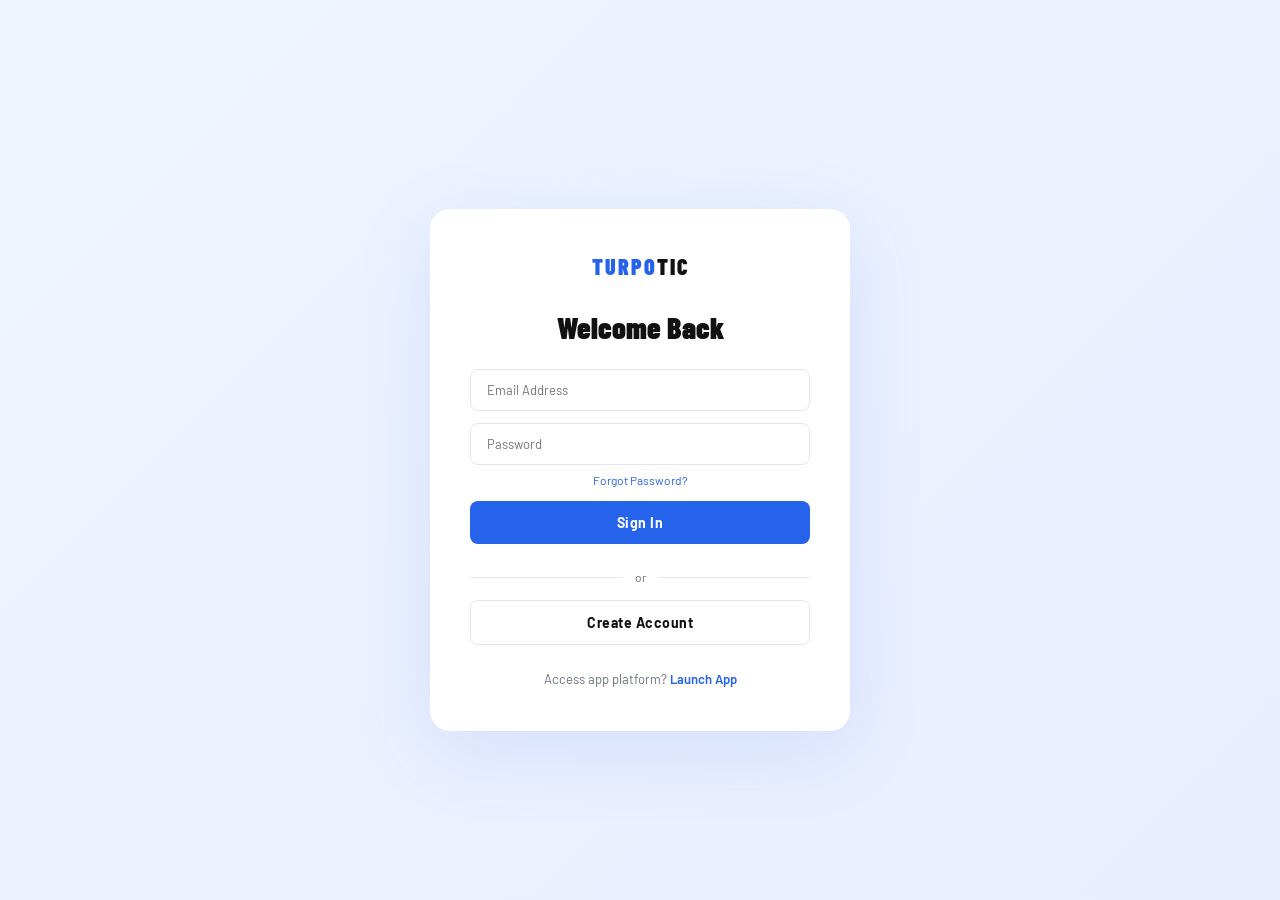
<file: login.html>
<!DOCTYPE html>
<html lang="en">
<head>
<meta charset="UTF-8">
<meta name="viewport" content="width=device-width, initial-scale=1.0">
<title>Login- TURPOTIC</title>
<link href="https://fonts.googleapis.com/css2?family=Barlow+Condensed:wght@400;600;700;800;900&family=Barlow:wght@300;400;500;600&display=swap" rel="stylesheet">
<link rel="stylesheet" href="style.css">
</head>
<body>

<!-- ══════════════════════════════════════
     PAGE 6 – SIGN UP / LOGIN
══════════════════════════════════════ -->
<div id="p6" class="page active">
  <div class="auth-wrap">
    <div class="auth-box">
      <div class="auth-logo"><span>TURPO</span>TIC</div>
      <h2 class="auth-title">Welcome Back</h2>
      <form onsubmit="return false">
        <input type="email" class="auth-field" placeholder="Email Address">
        <input type="password" class="auth-field" placeholder="Password">
        <span class="auth-forgot">Forgot Password?</span>
        <button class="btn-auth btn-auth-primary">Sign In</button>
        <div class="auth-divider">or</div>
        <button class="btn-auth btn-auth-outline" onclick="window.location.href='signup.html'">Create Account</button>
      </form>
      <div class="auth-switch">Access app platform? <a href="luminous.html">Launch App</a></div>
    </div>
  </div>
</div>

</body>
</html>
</file>
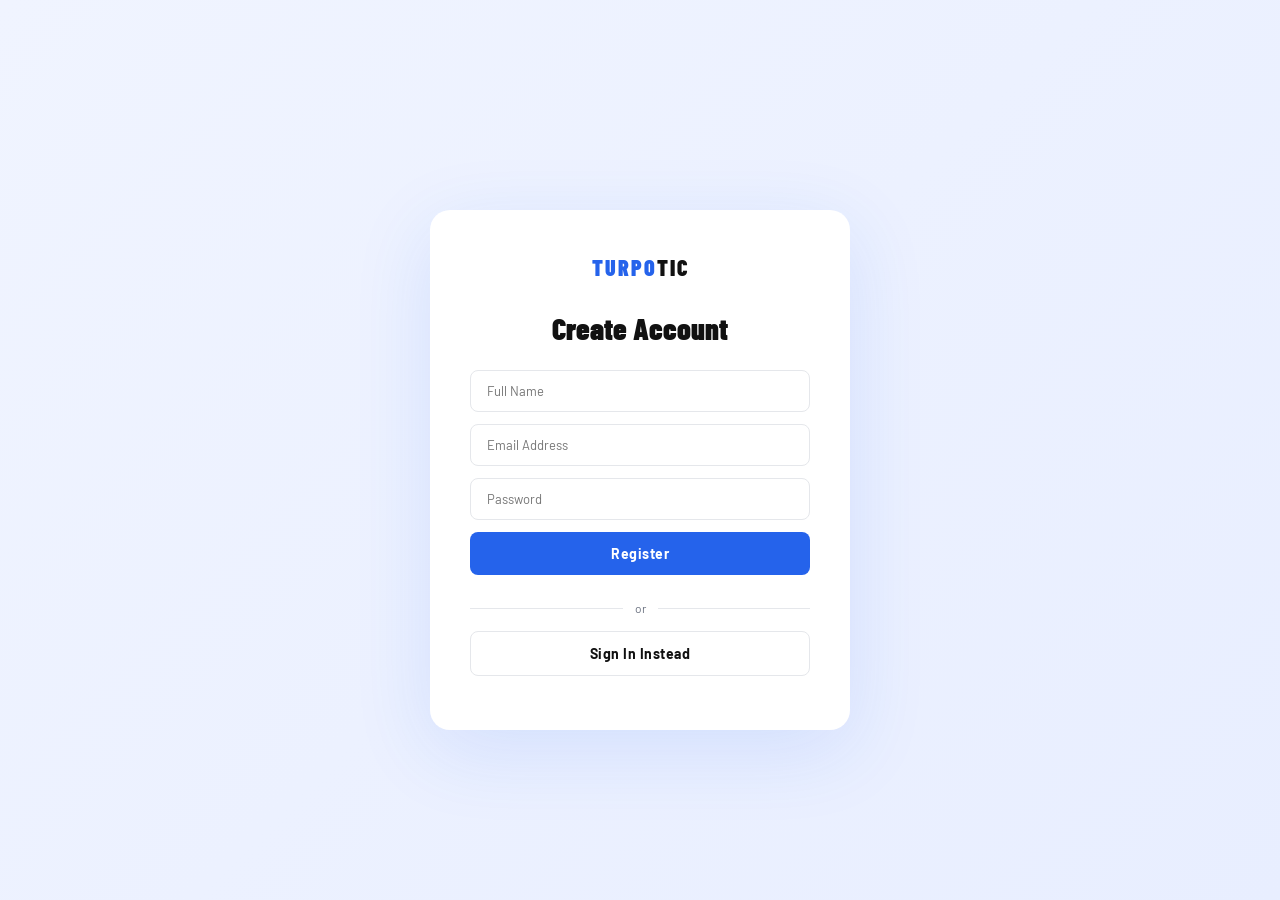
<file: signup.html>
<!DOCTYPE html>
<html lang="en">
<head>
<meta charset="UTF-8">
<meta name="viewport" content="width=device-width, initial-scale=1.0">
<title>Sign Up-TURPOTIC</title>
<link href="https://fonts.googleapis.com/css2?family=Barlow+Condensed:wght@400;600;700;800;900&family=Barlow:wght@300;400;500;600&display=swap" rel="stylesheet">
<link rel="stylesheet" href="style.css">
</head>
<body>

<div id="p6-signup" class="page active">
  <div class="auth-wrap">
    <div class="auth-box">
      <div class="auth-logo"><span>TURPO</span>TIC</div>
      <h2 class="auth-title">Create Account</h2>
      <form onsubmit="return false">
        <input type="text" class="auth-field" placeholder="Full Name">
        <input type="email" class="auth-field" placeholder="Email Address">
        <input type="password" class="auth-field" placeholder="Password">
        <button class="btn-auth btn-auth-primary">Register</button>
        <div class="auth-divider">or</div>
        <button class="btn-auth btn-auth-outline" onclick="window.location.href='login.html'">Sign In Instead</button>
      </form>
    </div>
  </div>
</div>

</body>
</html>
</file>
<file: style.css>
/* ══════════════════════════════════════
   RESET & VARIABLES
══════════════════════════════════════ */
*,*::before,*::after{box-sizing:border-box;margin:0;padding:0}
:root{
  --blue:#2563eb;--blue-l:#3b82f6;--blue-d:#1d4ed8;
  --dark:#0a0a0f;--dark2:#111118;--dark3:#1a1a2e;
  --white:#fff;--gray:#6b7280;--gray-l:#f3f4f6;--gray-b:#e5e7eb;
}
html{scroll-behavior:smooth}
body{font-family:'Barlow',sans-serif;background:#fff;color:#111;overflow-x:hidden}
img{display:block}
a{text-decoration:none}
button{font-family:'Barlow',sans-serif;cursor:pointer}

/* ══════════════════════════════════════
   SPLASH SCREEN
══════════════════════════════════════ */
 /* 1. الخلفية البيضاء الكاملة لشاشة التحميل */
#splash-screen {
    position: fixed;
    top: 0;
    left: 0;
    width: 100%;
    height: 100vh;
    background-color: #ffffff;
    display: flex;
    justify-content: center;
    align-items: center;
    z-index: 9999;
    transition: opacity 0.6s ease, visibility 0.6s ease;
}

.splash-container {
    text-align: center;
}

/* 2. حاوية اللوجو الهندسي */
.figma-style-logo {
    position: relative;
    width: 60px;
    height: 90px;
    margin: 0 auto 30px auto;
}

/* جعل جميع الدوائر سوداء مفرغة (حدود فقط) وخلفية شفافة */
.circle-piece {
    position: absolute;
    width: 30px;
    height: 30px;
    border-radius: 50%;
    border: 3px solid #111111; /* اللون الأسود المفرغ */
    background-color: transparent; /* مفرغة من الداخل */
    box-sizing: border-box;
}

/* هندسة الأشكال المنحنية لقطع اللوجو */
.c-top-left {
    top: 0;
    left: 0;
    border-top-right-radius: 0;
    /* أول دائرتين: يتم إعطاؤهما حركة دورانية مجمعة مدتها 3 ثوانٍ تتكرر باستمرار */
    animation: firstTwoSpin 3s infinite ease-in-out;
    transform-origin: 30px 15px; /* نقطة الارتكاز المركزية بين الدائرتين */
    z-index: 5;
}

.c-top-right {
    top: 0;
    left: 30px;
    animation: firstTwoSpin 3s infinite ease-in-out;
    transform-origin: 0px 15px; /* لتلتف حول شريكتها */
    z-index: 5;
}

/* الدوائر المتبقية تكون مخفية في البداية وتظهر بعد انتهاء الـ 3 دورات الأولى */
.c-mid-left {
    top: 30px;
    left: 0;
    border-bottom-right-radius: 0;
    animation: revealOthers 3s infinite ease-in-out;
}

.c-mid-right {
    top: 30px;
    left: 30px;
    animation: revealOthers 3s infinite ease-in-out;
}

.c-bottom-left {
    top: 60px;
    left: 0;
    border-bottom-right-radius: 50%;
    border-top-right-radius: 0;
    animation: revealOthers 3s infinite ease-in-out;
}

/* 3. أنيميشن الدوران 3 مرات لأول دائرتين */
@keyframes firstTwoSpin {
    0% {
        transform: rotate(0deg);
    }
    65% {
        /* تدور 1080 درجة (أي 3 دورات كاملة: 360 * 3) وتستهلك 65% من وقت الحركة */
        transform: rotate(1080deg); 
    }
    100% {
        /* تثبت في مكانها الطبيعي بانتظار باقي الدوائر لتنتهي الدورة الموحدة */
        transform: rotate(1080deg);
    }
}

/* 4. أنيميشن ظهور واختفاء الدوائر المتبقية بالتزامن مع الحركة */
@keyframes revealOthers {
    0%, 64% {
        opacity: 0;
        transform: scale(0.5); /* تكون مخفية وصغيرة أثناء دوران أول دائرتين */
    }
    70% {
        opacity: 1;
        transform: scale(1.1); /* تنبثق بشكل تفاعلي سريع (Pop effect) */
    }
    90% {
        opacity: 1;
        transform: scale(1); /* تستقر في حجمها الطبيعي المفرغ */
    }
    100% {
        opacity: 0; /* تختفي بسرعة في نهاية التكرار لتبدأ العملية من جديد */
    }
}

 

.loading-bar-container {
    width: 200px;
    height: 4px;
    background-color: #f5f5f5; 
    margin: 0 auto;
    border-radius: 10px;
    overflow: hidden;
}

 .loading-bar-fill {
    width: 0%;
    height: 100%;
    background: linear-gradient(90deg, #ff758c 0%, #ff7eb3 30%, #70a1ff 70%, #007bff 100%);
    background-size: 200% 100%;
    border-radius: 10px;
    
    
    transition: width 6s cubic-bezier(0.1, 0.8, 0.3, 1);
}
/* ══════════════════════════════════════
   PAGE SYSTEM
══════════════════════════════════════ */
.page{display:none;min-height:100vh}
.page.active{display:block}

/* ══════════════════════════════════════
   NAVBAR
══════════════════════════════════════ */
nav{
  position:fixed;top:0;left:0;right:0;z-index:500;
  height:54px;display:flex;align-items:center;justify-content:between;
  padding:0 48px;
  background:rgba(10,10,15,.88);backdrop-filter:blur(12px);
  border-bottom:1px solid rgba(255,255,255,.06);
}
.nav-logo{font-family:'Barlow Condensed',sans-serif;font-weight:900;font-size:19px;letter-spacing:2px;color:#fff}
.nav-logo span{color:var(--blue)}
.nav-links{display:flex;gap:26px;list-style:none}
.nav-links a{color:rgba(255,255,255,.65);font-size:13px;font-weight:500;letter-spacing:.4px;transition:color .2s}
.nav-links a.active,.nav-links a:hover{color:#fff}
.nav-right{display:flex;align-items:center;gap:14px}
.nav-icon{color:rgba(255,255,255,.65);font-size:15px;cursor:pointer;transition:color .2s}
.nav-icon:hover{color:#fff}

/* ══════════════════════════════════════
   BUTTONS (GLOBAL)
══════════════════════════════════════ */
.btn-primary{background:var(--blue);color:#fff;padding:10px 22px;border-radius:6px;font-size:13px;font-weight:600;border:none;cursor:pointer;transition:background .2s}
.btn-primary:hover{background:var(--blue-l)}
.btn-outline{background:transparent;color:#fff;padding:10px 22px;border-radius:6px;font-size:13px;font-weight:600;border:1px solid rgba(255,255,255,.3);cursor:pointer;transition:all .2s}
.btn-outline:hover{border-color:#fff}
.btn-dark{background:var(--dark);color:#fff;padding:9px 0;border-radius:6px;font-size:11px;font-weight:700;letter-spacing:.8px;text-transform:uppercase;border:none;width:100%;cursor:pointer;transition:background .2s}
.btn-dark:hover{background:var(--blue)}

/* ══════════════════════════════════════
   FOOTER
══════════════════════════════════════ */
footer{
  background:var(--dark2);color:rgba(255,255,255,.35);
  padding:40px 60px;display:grid;
  grid-template-columns:1.4fr 1fr 1fr 1.2fr;gap:30px;
}
.footer-brand .logo{font-family:'Barlow Condensed',sans-serif;font-weight:900;font-size:18px;letter-spacing:2px;color:#fff}
.footer-brand .logo span{color:var(--blue)}
.footer-brand p{font-size:12px;line-height:1.7;margin-top:10px;max-width:200px}
.footer-col h4{font-size:11px;font-weight:700;letter-spacing:1.5px;text-transform:uppercase;color:#fff;margin-bottom:12px}
.footer-col a{display:block;color:rgba(255,255,255,.4);font-size:12px;margin-bottom:7px;transition:color .2s}
.footer-col a:hover{color:#fff}
.footer-copy{grid-column:1/-1;border-top:1px solid rgba(255,255,255,.07);padding-top:20px;font-size:11px;text-align:right}

/* ══════════════════════════════════════
   PAGE 1 – HOME HERO
══════════════════════════════════════ */
 /* ===================================================
   PAGE 1 - HOME HERO (اصلاح جذري لإظهار السيارة بجانب النص)
   =================================================== */
.hero1 {
    position: relative;
    width: 100%;
    height: 100vh;
    min-height: 600px;
    /* دمج التدرج اللوني المظلم من اليسار مع صورة السيارة من اليمين في سطر واحد */
    background: linear-gradient(90deg, #0d0f14 0%, #0d0f14 35%, rgba(13, 15, 20, 0.5) 65%, rgba(13, 15, 20, 0) 100%), 
                url('https://www.pngplay.com/wp-content/uploads/8/Lamborghini-PNG-Clipart-Background.png') !important;
    background-size: cover, 52% auto !important; /* حجم السيارة متناسق تماماً لتفادي تداخل النصوص */
    background-position: center, right 2% center !important; /* دفع السيارة لليمين بدقة */
    background-repeat: no-repeat, no-repeat !important;
    display: flex;
    align-items: center;
    justify-content: flex-start;
    padding: 0 8% !important;
    overflow: hidden;
    box-sizing: border-box;
}

/* طبقة الإضاءة الشعاعية الخلفية */
.h1-radial {
    position: absolute;
    inset: 0;
    background: radial-gradient(circle at 20% 50%, rgba(0, 123, 255, 0.15) 0%, transparent 60%);
    z-index: 1;
    pointer-events: none;
}

/* حاوية المحتوى والنصوص لتقف بثبات فوق الخلفية */
.hero1-content {
    position: relative;
    max-width: 540px;
    z-index: 2 !important;
    text-align: left;
}

/* ضبط المسافات والأحجام بدقة الفيجما */
.hero-badge {
    display: inline-block;
    border: 1px solid rgba(255,255,255,0.2);
    background: rgba(255,255,255,0.05);
    padding: 6px 16px;
    border-radius: 20px;
    font-size: 11px;
    font-weight: 700;
    letter-spacing: 2px;
    color: #ffffff;
    margin-bottom: 20px;
}

.hero-title {
    font-family: 'Barlow Condensed', sans-serif;
    font-size: 4.2rem !important;
    font-weight: 900;
    line-height: 0.95 !important;
    color: #ffffff;
    margin-bottom: 20px;
}

.hero-title .blue {
    color: #4d7cff !important;
    display: block;
}

.hero-sub {
    margin-top: 18px;
    font-size: 0.95rem;
    line-height: 1.6;
    color: rgba(167, 154, 154, 0.6);
    margin-bottom: 30px;
}

.hero-btns {
    display: flex;
    gap: 15px;
}

/* تأمين إخفاء عنصر الـ img التائه لتجنب العشوائية */
.hero1-car {
    display: none !important;
}
/* SELECT PATH */
.section{padding:64px 60px}
.s-title{font-family:'Barlow Condensed',sans-serif;font-size:20px;font-weight:700;text-transform:uppercase;letter-spacing:1px;margin-bottom:4px}
.s-sub{color:var(--gray);font-size:12px;margin-bottom:26px}
.path-grid{display:grid;grid-template-columns:repeat(3,1fr);gap:14px}
.path-card{position:relative;border-radius:12px;overflow:hidden;height:178px;cursor:pointer}
.path-card img{width:100%;height:100%;object-fit:cover;transition:transform .4s;filter:brightness(.65)}
.path-card:hover img{transform:scale(1.06);filter:brightness(.85)}
.path-label{position:absolute;bottom:14px;left:14px;font-family:'Barlow Condensed',sans-serif;font-size:20px;font-weight:800;color:#fff;text-transform:uppercase;letter-spacing:1px}

/* FEATURED GALLERY */
.gallery-wrap{padding:0 60px 64px}
.gallery-grid{display:grid;grid-template-columns:1.4fr 1fr;gap:14px}
.g-card{position:relative;border-radius:14px;overflow:hidden;cursor:pointer}
.g-main{height:260px}
.g-side{display:flex;flex-direction:column;gap:14px}
.g-side-card{height:123px;border-radius:14px;overflow:hidden;position:relative;cursor:pointer}
.g-card img,.g-side-card img{width:100%;height:100%;object-fit:cover;transition:transform .4s;filter:brightness(.72)}
.g-card:hover img,.g-side-card:hover img{transform:scale(1.05);filter:brightness(.88)}
.g-ov{position:absolute;inset:0;background:linear-gradient(to top,rgba(0,0,0,.78) 0%,transparent 55%)}
.g-info{position:absolute;bottom:13px;left:13px;right:13px}
.g-tag{background:var(--blue);color:#fff;font-size:9px;font-weight:700;letter-spacing:1px;padding:3px 8px;border-radius:4px;text-transform:uppercase;display:inline-block;margin-bottom:6px}
.g-name{font-family:'Barlow Condensed',sans-serif;font-size:17px;font-weight:700;color:#fff}
.g-price{color:rgba(255, 255, 255, 0.6);font-size:11px;margin-top:2px}
.g-link{font-size:10px;color:var(--blue-l);font-weight:700;letter-spacing:.5px;margin-top:6px;display:inline-block}
/* ==========================================
   تحديث شريط المقام الأبيض (MAIN NAVBAR) 
   ========================================== */
.main-navbar {
    position: fixed;
    top: 0;
    left: 0;
    width: 100%;
    height: 70px;
    background-color: #ffffff !important; /* فرض الخلفية البيضاء */
    box-shadow: 0 4px 20px rgba(0, 0, 0, 0.04); /* ظلال ناعمة */
    display: flex;
    align-items: center;
    justify-content: space-between; /* ترك مسافة كبيرة بين اللوجو والروابط */
    padding: 0 6%; /* مسافة الأمان الجانبية */
    box-sizing: border-box;
    z-index: 1000;
}

/* تنسيق شعار الموقع في اليسار */
.main-navbar .nav-logo a {
    font-size: 1.45rem;
    font-weight: 900;
    color: #111111;
    text-decoration: none;
    letter-spacing: 1.5px;
}

.main-navbar .nav-logo a span {
    color: #007bff; /* جزء اللوجو الأزرق */
}

/* تنسيق وتوزيع أزرار ومكونات الشريط */
.main-navbar .nav-links {
    display: flex;
    list-style: none;
    gap: 35px; /* المسافة البينية المنتظمة للروابط */
    margin: 0;
    padding: 0;
}

.main-navbar .nav-links a {
    text-decoration: none;
    color: #1071c0; /* لون النصوص الداكن */
    font-weight: 600;
    font-size: 0.9rem;
    position: relative;
    transition: color 0.3s ease;
}

/* خط التفاعل السفلي عند تمرير مؤشر الماوس */
.main-navbar .nav-links a::after {
    content: '';
    position: absolute;
    width: 0;
    height: 2px;
    bottom: -6px;
    left: 0;
    background-color: #007bff;
    transition: width 0.3s ease;
}

.main-navbar .nav-links a:hover::after,
.main-navbar .nav-links a.active::after {
    width: 100%;
}

.main-navbar .nav-links a:hover,
.main-navbar .nav-links a.active {
    color: #007bff;
}

/* الأيقونات في أقصى اليمين */
.main-navbar .nav-right {
    display: flex;
    align-items: center;
    gap: 22px;
}

.main-navbar .nav-icon {
    font-size: 1.15rem;
    color: #222222;
    cursor: pointer;
    transition: transform 0.2s ease, color 0.2s ease;
}

.main-navbar .nav-icon:hover {
    color: #007bff;
    transform: scale(1.1);
}

/* ══════════════════════════════════════
   PAGE 2 – MARKETPLACE
══════════════════════════════════════ */
.hero2{
  height:100vh;min-height:600px;
  background:linear-gradient(135deg,#0d1929 0%,#080811 65%);
  display:flex;align-items:center;justify-content:center;
  position:relative;overflow:hidden;padding-top:54px;
}
.h2-split{display:flex;align-items:center;gap:60px;z-index:2}
.h2-left h1{font-family:'Barlow Condensed',sans-serif;font-size:clamp(38px,5vw,68px);font-weight:900;color:#fff;line-height:1}
.h2-left p{color:rgba(255,255,255,.4);font-size:12px;line-height:1.75;max-width:270px;margin-top:10px}
.h2-div{width:1px;height:110px;background:rgba(255,255,255,.14)}
.h2-right h2{font-family:'Barlow Condensed',sans-serif;font-size:clamp(38px,5vw,68px);font-weight:900;color:var(--blue);line-height:1}
.h2-car-top{position:absolute;right:80px;top:50%;transform:translateY(-50%);width:300px;filter:drop-shadow(0 20px 60px rgba(37,99,235,.4));animation:floatY 5s ease-in-out infinite}
.btn-get{background:var(--blue);color:#fff;padding:11px 30px;border-radius:8px;font-size:13px;font-weight:700;border:none;cursor:pointer;margin-top:22px;transition:background .2s}
.btn-get:hover{background:var(--blue-l)}

/* FILTER */
.filter-bar{padding:26px 60px 0;display:flex;gap:8px;flex-wrap:wrap}
.f-tab{font-size:11px;font-weight:600;letter-spacing:.8px;text-transform:uppercase;padding:6px 14px;border-radius:20px;border:1px solid var(--gray-b);background:transparent;cursor:pointer;transition:all .2s;color:var(--gray)}
.f-tab.active,.f-tab:hover{background:var(--dark);color:#fff;border-color:var(--dark)}
.filter-sel{padding:12px 60px 0;display:flex;gap:10px}
.f-select{font-size:12px;padding:7px 14px;border:1px solid var(--gray-b);border-radius:6px;background:#fff;color:#374151;outline:none;cursor:pointer}

/* CAR GRID */
.car-grid-wrap{padding:18px 60px 50px}
.car-grid{display:grid;grid-template-columns:repeat(3,1fr);gap:16px}
.c-card{background:#fff;border-radius:14px;border:1px solid var(--gray-b);overflow:hidden;transition:box-shadow .25s,transform .25s}
.c-card:hover{box-shadow:0 12px 40px rgba(0,0,0,.1);transform:translateY(-4px)}
.c-img{width:100%;height:148px;object-fit:cover;background:#111}
.c-body{padding:13px}
.c-price{background:var(--blue);color:#fff;font-size:9px;font-weight:700;padding:2px 8px;border-radius:4px;display:inline-block;margin-bottom:7px}
.c-name{font-family:'Barlow Condensed',sans-serif;font-size:16px;font-weight:700;color:#111;text-transform:uppercase;letter-spacing:.5px}
.c-sub{font-size:10px;color:var(--gray);margin-top:2px}
.c-specs{display:flex;gap:10px;margin:8px 0}
.c-spec{font-size:10px;color:var(--gray)}
.c-spec b{color:#111;font-weight:600}
.explore-more{text-align:center;padding-bottom:50px}
.btn-explore{border:1px solid var(--gray-b);color:#374151;background:#fff;padding:10px 28px;border-radius:8px;font-size:12px;font-weight:600;letter-spacing:.8px;text-transform:uppercase;cursor:pointer;transition:all .2s}
.btn-explore:hover{background:var(--dark);color:#fff;border-color:var(--dark)}

/* ══════════════════════════════════════
   PAGE 3 – MOTORCYCLES
══════════════════════════════════════ */
.hero3{
  position:relative;height:100vh;min-height:600px;
  background:linear-gradient(135deg,#080811 0%,#0d1520 55%,#080811 100%);
  display:flex;align-items:center;overflow:hidden;padding-top:54px;
}
.h3-content{position:relative;z-index:2;padding:0 60px;max-width:460px}
.h3-content h1{font-family:'Barlow Condensed',sans-serif;font-size:clamp(48px,7vw,88px);font-weight:900;color:#fff;line-height:.88;text-transform:uppercase}
.h3-content p{color:rgba(255,255,255,.4);font-size:12px;line-height:1.75;margin-top:12px;max-width:300px}
.h3-sell{position:absolute;right:80px;top:50%;transform:translateY(-60%);text-align:center;z-index:2}
.h3-sell h2{font-family:'Barlow Condensed',sans-serif;font-size:clamp(30px,4vw,52px);font-weight:900;color:#fff;line-height:1}
.h3-sell h2 span{color:var(--blue)}
.h3-moto{position:absolute;right:60px;bottom:0;width:50%;max-width:620px;filter:drop-shadow(0 20px 60px rgba(37,99,235,.25));animation:floatY 5s ease-in-out infinite}

/* ══════════════════════════════════════
   PAGE 4 – RENT
══════════════════════════════════════ */
.hero4{
  position:relative;height:100vh;min-height:600px;
  background:linear-gradient(160deg,#f0f4ff 0%,#e8eeff 100%);
  display:flex;align-items:center;overflow:hidden;padding-top:54px;
}
.h4-nav-light nav{background:rgba(255,255,255,.9);border-bottom:1px solid rgba(0,0,0,.08)}
.h4-content{position:relative;z-index:2;padding:0 60px;max-width:460px}
.h4-badge{display:inline-block;background:rgba(37,99,235,.1);color:var(--blue);font-size:10px;font-weight:700;letter-spacing:2px;text-transform:uppercase;padding:4px 12px;border-radius:20px;margin-bottom:18px}
.h4-content h1{font-family:'Barlow Condensed',sans-serif;font-size:clamp(44px,6vw,78px);font-weight:900;color:#111;line-height:.92;text-transform:uppercase}
.h4-content h1 span{color:var(--blue)}
.h4-content p{color:var(--gray);font-size:13px;line-height:1.75;margin-top:14px;max-width:350px}
.h4-btns{display:flex;gap:12px;margin-top:26px}
.btn-blue{background:var(--blue);color:#fff;padding:10px 22px;border-radius:6px;font-size:13px;font-weight:600;border:none;cursor:pointer;transition:background .2s}
.btn-blue:hover{background:var(--blue-l)}
.btn-light{background:transparent;color:#111;padding:10px 22px;border-radius:6px;font-size:13px;font-weight:600;border:1px solid #d1d5db;cursor:pointer;transition:all .2s}
.btn-light:hover{background:#111;color:#fff;border-color:#111}
.h4-car{position:absolute;right:-40px;bottom:0;width:58%;max-width:760px;filter:drop-shadow(0 30px 60px rgba(0,0,20,.15));animation:floatY 6s ease-in-out infinite}

/* RENT FILTERS */
.rent-filter-bar{padding:24px 60px 0;display:flex;gap:8px;flex-wrap:wrap}
.rent-selects{padding:12px 60px 0;display:flex;gap:10px;align-items:center;flex-wrap:wrap}
.rent-count{font-size:12px;color:var(--gray);margin-left:auto}

/* RENT CARDS */
.rent-grid{display:grid;grid-template-columns:repeat(3,1fr);gap:16px}
.rent-card{background:#fff;border-radius:14px;border:1px solid var(--gray-b);overflow:hidden;transition:box-shadow .25s,transform .25s}
.rent-card:hover{box-shadow:0 12px 40px rgba(0,0,0,.1);transform:translateY(-4px)}
.rent-img{width:100%;height:148px;object-fit:cover;background:#111}
.rent-body{padding:13px}
.rent-daily{background:var(--blue);color:#fff;font-size:9px;font-weight:700;padding:2px 8px;border-radius:4px;display:inline-block;margin-bottom:7px}
.rent-name{font-family:'Barlow Condensed',sans-serif;font-size:16px;font-weight:700;color:#111;text-transform:uppercase}
.rent-sub{font-size:10px;color:var(--gray);margin-top:2px}
.rent-specs{display:flex;gap:8px;margin:8px 0;flex-wrap:wrap}
.rent-spec{font-size:10px;color:var(--gray)}
.rent-spec b{color:#111;font-weight:600}
.btn-rent{width:100%;background:var(--dark);color:#fff;border:none;padding:8px;border-radius:6px;font-size:11px;font-weight:700;letter-spacing:.8px;text-transform:uppercase;cursor:pointer;transition:background .2s}
.btn-rent:hover{background:var(--blue)}

/* WHY RENT */
.why-rent{padding:60px 60px;background:#f9fafc}
.why-title{font-family:'Barlow Condensed',sans-serif;font-size:22px;font-weight:700;text-transform:uppercase;letter-spacing:1px;margin-bottom:28px;color:#111}
.why-grid{display:grid;grid-template-columns:repeat(2,1fr);gap:20px}
.why-card{background:#fff;border-radius:12px;padding:22px;border:1px solid var(--gray-b)}
.why-icon{font-size:26px;margin-bottom:10px}
.why-card h4{font-family:'Barlow Condensed',sans-serif;font-size:16px;font-weight:700;text-transform:uppercase;letter-spacing:.5px;margin-bottom:6px}
.why-card p{font-size:12px;color:var(--gray);line-height:1.7}
.why-link{font-size:11px;color:var(--blue);font-weight:700;margin-top:10px;display:inline-block;letter-spacing:.5px}

/* ══════════════════════════════════════
   PAGE 5 – CHECKOUT
══════════════════════════════════════ */
.checkout-wrap{padding:100px 60px 60px;background:#f5f7fb;min-height:100vh}
.checkout-grid{display:grid;grid-template-columns:1.15fr 1fr;gap:28px;max-width:1000px;margin:0 auto}
.checkout-label{font-size:10px;font-weight:700;letter-spacing:1.5px;text-transform:uppercase;color:var(--blue);margin-bottom:10px}
.checkout-title{font-family:'Barlow Condensed',sans-serif;font-size:36px;font-weight:900;letter-spacing:-.5px;margin-bottom:26px}
.checkout-secure{background:#fff;border-radius:10px;padding:14px 18px;display:flex;align-items:center;gap:12px;border:1px solid var(--gray-b);margin-bottom:20px}
.checkout-secure .s-icon{font-size:20px}
.checkout-secure h4{font-size:13px;font-weight:600;color:#111}
.checkout-secure p{font-size:11px;color:var(--gray)}
.form-group{margin-bottom:14px}
.form-group label{display:block;font-size:10px;font-weight:700;letter-spacing:1px;text-transform:uppercase;color:var(--gray);margin-bottom:6px}
.form-group input{width:100%;padding:11px 14px;border:1.5px solid var(--gray-b);border-radius:8px;font-size:13px;font-family:'Barlow',sans-serif;outline:none;transition:border-color .2s;background:#fff}
.form-group input:focus{border-color:var(--blue)}
.form-row{display:grid;grid-template-columns:1fr 1fr;gap:12px}
.btn-pay{width:100%;background:var(--dark);color:#fff;border:none;padding:14px;border-radius:8px;font-size:14px;font-weight:700;letter-spacing:1px;text-transform:uppercase;cursor:pointer;margin-top:6px;transition:background .2s}
.btn-pay:hover{background:var(--blue)}
.checkout-note{text-align:center;font-size:10px;color:var(--gray);margin-top:12px;letter-spacing:.5px}
/* ORDER SUMMARY */
.order-summary{background:#fff;border-radius:14px;overflow:hidden;border:1px solid var(--gray-b)}
.order-img{width:100%;height:180px;object-fit:cover;background:#111}
.order-body{padding:18px}
.order-fleet{background:var(--blue);color:#fff;font-size:9px;font-weight:700;padding:3px 8px;border-radius:4px;letter-spacing:1px;display:inline-block;margin-bottom:10px}
.order-name{font-family:'Barlow Condensed',sans-serif;font-size:22px;font-weight:900;color:#111}
.order-sub{font-size:11px;color:var(--gray);margin-bottom:16px}
.order-line{display:flex;justify-content:space-between;padding:8px 0;border-bottom:1px solid var(--gray-b);font-size:12px}
.order-line:last-of-type{border:none}
.order-line .label{color:var(--gray);text-transform:uppercase;letter-spacing:.5px;font-size:10px;font-weight:600}
.order-line .val{font-weight:600;color:#111}
.order-line .val.green{color:#22c55e}
.order-total{background:#f9fafc;border-radius:10px;padding:14px;margin-top:14px;display:flex;justify-content:space-between;align-items:center}
.order-total .tl{font-size:10px;font-weight:700;letter-spacing:1px;text-transform:uppercase;color:var(--gray)}
.order-total .tv{font-family:'Barlow Condensed',sans-serif;font-size:28px;font-weight:900;color:#111}
.order-total .cur{font-size:10px;font-weight:700;background:var(--dark);color:#fff;padding:2px 6px;border-radius:4px;align-self:flex-end;margin-bottom:4px}

/* ══════════════════════════════════════
   PAGE 6 – SIGN UP
══════════════════════════════════════ */
.auth-wrap{min-height:100vh;display:flex;align-items:center;justify-content:center;background:linear-gradient(135deg,#f0f4ff 0%,#e8eeff 100%);padding:80px 20px 40px}
.auth-box{background:#fff;border-radius:20px;padding:44px 40px;width:100%;max-width:420px;box-shadow:0 20px 80px rgba(37,99,235,.12)}
.auth-logo{font-family:'Barlow Condensed',sans-serif;font-size:22px;font-weight:900;letter-spacing:2px;margin-bottom:30px;text-align:center}
.auth-logo span{color:var(--blue)}
.auth-title{font-family:'Barlow Condensed',sans-serif;font-size:30px;font-weight:900;color:#111;margin-bottom:24px;text-align:center}
.auth-divider{display:flex;align-items:center;gap:12px;margin:16px 0;color:var(--gray);font-size:12px}
.auth-divider::before,.auth-divider::after{content:'';flex:1;height:1px;background:var(--gray-b)}
.auth-field{width:100%;padding:12px 16px;border:1.5px solid var(--gray-b);border-radius:8px;font-size:13px;font-family:'Barlow',sans-serif;outline:none;margin-bottom:12px;transition:border-color .2s}
.auth-field:focus{border-color:var(--blue)}
.btn-auth{width:100%;padding:13px;border-radius:8px;font-size:14px;font-weight:700;letter-spacing:.5px;border:none;cursor:pointer;transition:all .2s;margin-bottom:10px}
.btn-auth-primary{background:var(--blue);color:#fff}
.btn-auth-primary:hover{background:var(--blue-l)}
.btn-auth-outline{background:#fff;color:#111;border:1.5px solid var(--gray-b)}
.btn-auth-outline:hover{border-color:#111}
.auth-switch{text-align:center;font-size:13px;color:var(--gray);margin-top:16px}
.auth-switch a{color:var(--blue);font-weight:600}
.auth-forgot{color:var(--blue);font-size:12px;text-align:center;display:block;margin-top:-4px;margin-bottom:14px;cursor:pointer}

/* ══════════════════════════════════════
   LUMINOUS LEARNING (MOBILE APP)
══════════════════════════════════════ */
.ll-wrap{min-height:100vh;background:#f0f4ff;display:flex;align-items:center;justify-content:center;padding:80px 20px 40px}
.ll-phone{background:#fff;border-radius:28px;width:340px;min-height:640px;box-shadow:0 24px 80px rgba(37,99,235,.18);overflow:hidden;border:6px solid #e8eeff}
.ll-header{background:#fff;padding:14px 18px;display:flex;align-items:center;justify-content:space-between;border-bottom:1px solid var(--gray-b)}
.ll-brand{display:flex;align-items:center;gap:8px}
.ll-avatar{width:34px;height:34px;border-radius:50%;background:linear-gradient(135deg,var(--blue),#7c3aed);display:flex;align-items:center;justify-content:center;color:#fff;font-size:13px;font-weight:700}
.ll-name{font-size:14px;font-weight:700;color:var(--blue)}
.ll-mic{font-size:16px;color:var(--gray);cursor:pointer}
.ll-tabs{display:flex;background:#f3f4f6;margin:14px 14px 0;border-radius:10px;overflow:hidden}
.ll-tab{flex:1;padding:9px;text-align:center;font-size:12px;font-weight:600;cursor:pointer;transition:all .2s;color:var(--gray)}
.ll-tab.active{background:var(--blue);color:#fff;border-radius:8px}
/* PODIUM */
.ll-podium{display:flex;align-items:flex-end;justify-content:center;gap:12px;padding:24px 14px 10px}
.pod-item{display:flex;flex-direction:column;align-items:center;gap:5px}
.pod-avatar{border-radius:50%;object-fit:cover;border:3px solid var(--gray-b)}
.pod-1 .pod-avatar{width:60px;height:60px;border-color:gold}
.pod-2 .pod-avatar,.pod-3 .pod-avatar{width:46px;height:46px}
.pod-crown{font-size:18px;text-align:center}
.pod-rank{width:20px;height:20px;background:var(--blue);color:#fff;border-radius:50%;font-size:10px;font-weight:700;display:flex;align-items:center;justify-content:center;margin-top:-10px;position:relative;z-index:1}
.pod-name{font-size:11px;font-weight:600;color:#111;text-align:center}
.pod-xp{font-size:10px;color:var(--blue);font-weight:700}
/* LIST */
.ll-list{padding:8px 14px}
.ll-row{display:flex;align-items:center;gap:10px;padding:10px 0;border-bottom:1px solid var(--gray-b)}
.ll-row:last-child{border:none}
.ll-rank-num{width:18px;font-size:12px;font-weight:700;color:var(--gray);text-align:center}
.ll-row-avatar{width:32px;height:32px;border-radius:50%;object-fit:cover;background:#e8eeff}
.ll-row-info{flex:1}
.ll-row-name{font-size:12px;font-weight:600;color:#111}
.ll-row-streak{font-size:10px;color:var(--gray)}
.ll-row-xp{font-size:12px;font-weight:700;color:var(--blue)}
/* MY RANK */
.ll-myrank{margin:10px 14px;background:var(--blue);border-radius:12px;padding:14px;display:flex;align-items:center;gap:12px;cursor:pointer}
.ll-myrank-avatar{width:36px;height:36px;border-radius:50%;background:rgba(255,255,255,.2);display:flex;align-items:center;justify-content:center;color:#fff;font-size:14px}
.ll-myrank-info{flex:1}
.ll-myrank-label{font-size:9px;color:rgba(255,255,255,.6);text-transform:uppercase;letter-spacing:1px}
.ll-myrank-rank{font-size:18px;font-weight:900;color:#fff;font-family:'Barlow Condensed',sans-serif}
.ll-myrank-sub{font-size:11px;color:rgba(255,255,255,.7)}
.ll-myrank-right{text-align:right}
.ll-myrank-xp{font-size:13px;font-weight:700;color:#fff}
.ll-myrank-today{font-size:10px;color:rgba(255,255,255,.6)}
.ll-arrow{color:rgba(255,255,255,.6);font-size:16px}
/* ACHIEVEMENTS */
.ll-achievements{padding:10px 14px 6px}
.ll-ach-header{display:flex;justify-content:space-between;align-items:center;margin-bottom:10px}
.ll-ach-title{font-size:13px;font-weight:700;color:#111}
.ll-ach-view{font-size:11px;color:var(--blue);font-weight:600}
.ll-ach-row{display:flex;gap:10px}
.ll-ach-card{background:#f9fafc;border-radius:10px;padding:12px;flex:1;text-align:center;border:1px solid var(--gray-b)}
.ll-ach-icon{font-size:22px;margin-bottom:6px}
.ll-ach-name{font-size:10px;font-weight:700;color:#111}
.ll-ach-when{font-size:9px;color:var(--gray)}
/* BOTTOM NAV */
.ll-bottom-nav{display:flex;background:#fff;border-top:1px solid var(--gray-b);padding:10px 0 6px}
.ll-nav-item{flex:1;display:flex;flex-direction:column;align-items:center;gap:3px;cursor:pointer}
.ll-nav-icon{font-size:18px;color:var(--gray)}
.ll-nav-label{font-size:9px;color:var(--gray);font-weight:500}
.ll-nav-item.active .ll-nav-icon,.ll-nav-item.active .ll-nav-label{color:var(--blue)}
.ll-nav-item.active .ll-nav-icon-wrap{background:var(--blue);border-radius:12px;padding:5px 14px}
.ll-nav-icon-wrap{padding:5px 14px}

/* ══════════════════════════════════════
   PAGE INDICATOR
══════════════════════════════════════ */
.page-nav{
  position:fixed;bottom:24px;right:24px;z-index:600;
  display:flex;flex-direction:column;gap:6px;
}
.pn-btn{
  width:38px;height:38px;border-radius:50%;border:none;
  background:var(--gray-b);color:var(--gray);font-size:10px;font-weight:700;
  cursor:pointer;transition:all .2s;
}
.pn-btn.active{background:var(--blue);color:#fff;box-shadow:0 4px 16px rgba(37,99,235,.4)}
.pn-btn:hover{background:var(--blue);color:#fff}

/* الحاوية الرئيسية للسكشن */
.hero-container {
    display: flex;
    align-items: center;
    justify-content: space-between;
    min-height: 80vh; /* يغطي أغلب ارتفاع الشاشة */
    background-color: #0b111e; /* لون الخلفية الداكنة الخاص بموقعك */
    color: #ffffff;
    padding: 0 10%;
    overflow: hidden;
    position: relative;
}

/* الجزء الأيسر (الكلام) */
.hero-left {
    flex: 1;
    max-width: 50%;
    z-index: 2; /* للتأكد من بقاء النص فوق أي تأثيرات */
}

.sub-headline {
    font-size: 12px;
    letter-spacing: 2px;
    text-transform: uppercase;
    opacity: 0.8;
    background: rgba(255, 255, 255, 0.1);
    padding: 5px 15px;
    border-radius: 20px;
    display: inline-block;
    margin-bottom: 20px;
}

.main-headline {
    font-size: 3.5rem;
    font-weight: 800;
    line-height: 1.1;
    margin-bottom: 20px;
}

.blue-text {
    color: #2563eb; /* اللون الأزرق المكتوب به كلمة MOTION */
}

.hero-description {
    font-size: 1rem;
    color: #9ca3af;
    line-height: 1.6;
    margin-bottom: 30px;
    max-width: 450px;
}

/* تنسيق الأزرار */
.hero-buttons {
    display: flex;
    gap: 15px;
}

.btn {
    padding: 12px 24px;
    border-radius: 8px;
    font-weight: 600;
    text-decoration: none;
    transition: all 0.3s ease;
}

.btn-primary {
    background-color: #2563eb;
    color: white;
}

.btn-secondary {
    border: 1px solid #ffffff;
    color: white;
}

.btn:hover {
    opacity: 0.9;
    transform: translateY(-2px);
}

/* الجزء الأيمن (السيارة ودمجها مع الباك جراوند) */
.hero-right {
    flex: 1;
    position: absolute;
    right: 0;
    top: 0;
    width: 55%; /* يأخذ أكثر من نصف الشاشة بقليل في اليمين */
    height: 100%;
    /* هنا السحر: التدرج يقوم بعمل غطاء داكن يدمج الصورة مع يسار الشاشة */
    background: linear-gradient(to right, #0b111e 0%, rgba(11, 17, 30, 0.4) 40%, rgba(11, 17, 30, 0) 100%), 
                url('https://images.unsplash.com/photo-1617814076367-b759c7d7e738?q=80&w=1200') no-repeat center right;
    background-size: cover;
    z-index: 1;
}
 

/* الألوان والخطوط المخصصة للهوية البصرية لمشروع السيارات */
:root {
    --primary-blue: #2563eb;
    --neon-blue: #3b82f6;
    --dark-matte: #0a0e17;
    --card-gradient: linear-gradient(180deg, #111827 0%, #030712 100%);
    --bg-light: #f8fafc;
    --text-muted: #94a3b8;
}

/* تنسيق الـ Hero المنقسم */
.car-hero {
    display: flex;
    height: 480px;
    position: relative;
    overflow: hidden;
    background-color: #ffffff;
}

.hero-split {
    flex: 1;
    display: flex;
    align-items: center;
    padding: 0 8%;
}

.dark-side {
    background-color: var(--dark-matte);
    color: #ffffff;
}

.light-side {
    background-color: #ffffff;
    color: #000000;
    justify-content: flex-end;
    text-align: right;
}

.hero-content-left h1 {
    font-family: 'Barlow Condensed', sans-serif;
    font-size: 52px;
    line-height: 1.1;
    font-weight: 800;
    margin-bottom: 15px;
}

.hero-content-left p {
    color: var(--text-muted);
    font-size: 14px;
    max-width: 380px;
    line-height: 1.5;
    margin-bottom: 25px;
}

.btn-started {
    background-color: var(--primary-blue);
    color: white;
    border: none;
    padding: 12px 35px;
    font-size: 13px;
    font-weight: 600;
    border-radius: 20px;
    cursor: pointer;
    transition: 0.3s;
}

.btn-started:hover {
    background-color: #1d4ed8;
}

.hero-content-right h2 {
    font-family: 'Barlow Condensed', sans-serif;
    font-size: 48px;
    font-weight: 800;
    line-height: 1.1;
    padding-right: 10%;
}

.blue-highlight {
    color: var(--primary-blue);
}

/* سيارة العرض العلوية المثبتة بالمنتصف */
.hero-car-center {
    position: absolute;
    left: 50%;
    top: 50%;
    transform: translate(-50%, -50%);
    z-index: 10;
    width: 260px;
}

.hero-car-center img {
    width: 100%;
    object-fit: contain;
    filter: drop-shadow(0 25px 35px rgba(0,0,0,0.35));
}

/* أزرار الفلترة */
.filter-section {
    padding: 40px 6% 20px 6%;
    background-color: var(--bg-light);
}

.filter-tabs {
    display: flex;
    gap: 10px;
    margin-bottom: 25px;
    overflow-x: auto;
}

.tab-btn {
    background-color: #e2e8f0;
    border: none;
    padding: 8px 20px;
    border-radius: 20px;
    font-size: 11px;
    font-weight: 700;
    color: #475569;
    cursor: pointer;
    white-space: nowrap;
}

.tab-btn.active {
    background-color: var(--primary-blue);
    color: #ffffff;
}

.filter-dropdowns {
    display: flex;
    justify-content: space-between;
    align-items: center;
    border-top: 1px solid #e2e8f0;
    padding-top: 20px;
}

.dropdown-group {
    display: flex;
    gap: 15px;
}

.dropdown-group select {
    border: 1px solid #cbd5e1;
    padding: 8px 15px;
    border-radius: 6px;
    font-size: 11px;
    font-weight: 700;
    background-color: #fff;
    color: #334155;
}

.results-count {
    font-size: 11px;
    font-weight: 700;
    color: #64748b;
}

/* شبكة كروت المنتجات السوداء الدائرية */
.cars-grid-container {
    background-color: var(--bg-light);
    padding: 0 6% 60px 6%;
}

.cars-grid {
    display: grid;
    grid-template-columns: repeat(auto-fit, minmax(280px, 1fr));
    gap: 30px;
}

.car-card {
    background: var(--card-gradient);
    border-radius: 24px;
    overflow: hidden;
    color: #ffffff;
    box-shadow: 0 20px 40px rgba(0,0,0,0.15);
}

.card-img-wrapper {
    position: relative;
    padding: 20px 20px 0 20px;
}

.card-img-wrapper img {
    width: 100%;
    height: 160px;
    object-fit: cover;
    border-radius: 18px;
}

.price-tag {
    position: absolute;
    bottom: 10px;
    right: 30px;
    background-color: rgba(0, 0, 0, 0.75);
    backdrop-filter: blur(5px);
    color: #ffffff;
    padding: 5px 14px;
    border-radius: 12px;
    font-size: 11px;
    font-weight: 700;
    border: 1px solid rgba(255,255,255,0.1);
}

.card-info {
    padding: 20px 25px 25px 25px;
}

.card-info h3 {
    font-family: 'Barlow Condensed', sans-serif;
    font-size: 22px;
    font-weight: 700;
    letter-spacing: 0.5px;
}

.car-details {
    font-size: 10px;
    color: var(--text-muted);
    margin-bottom: 15px;
    letter-spacing: 0.5px;
}

.specs-tags {
    display: flex;
    gap: 12px;
    margin-bottom: 20px;
}

.spec {
    font-size: 11px;
    color: #cbd5e1;
    background-color: rgba(255, 255, 255, 0.06);
    padding: 4px 10px;
    border-radius: 6px;
}

.spec i {
    color: var(--neon-blue);
    margin-right: 4px;
}

.btn-details {
    display: block;
    text-align: center;
    background-color: #ffffff;
    color: #000000;
    text-decoration: none;
    padding: 12px;
    border-radius: 10px;
    font-size: 11px;
    font-weight: 700;
    letter-spacing: 0.5px;
    transition: 0.3s;
}

.btn-details:hover {
    background-color: #e2e8f0;
}

/* الترقيم وزر الاستكشاف بالأسفل */
.pagination-container {
    text-align: center;
    margin-top: 50px;
}

.btn-explore {
    background-color: #ffffff;
    color: #000000;
    border: 1px solid #e2e8f0;
    padding: 14px 35px;
    border-radius: 25px;
    font-size: 11px;
    font-weight: 700;
    cursor: pointer;
    box-shadow: 0 4px 15px rgba(0,0,0,0.02);
    transition: 0.3s;
}

.btn-explore i {
    margin-left: 6px;
    color: var(--primary-blue);
}

.page-indicator {
    font-size: 9px;
    color: #94a3b8;
    margin-top: 15px;
    font-weight: 600;
}
/* الحاوية الخارجية لشبكة السيارات */
.cars-grid-container {
    background-color: #f8fafc;
    padding: 40px 6% 60px 6%;
}

/* توزيع الكروت بالتساوي: 3 في الأعلى و 3 في الأسفل لشاشات الكمبيوتر */
.cars-layout-grid {
    display: grid;
    grid-template-columns: repeat(3, 1fr); /* يعرض 3 كروت بالضبط في كل صف */
    gap: 30px; /* المسافة الفاصلة والمنظمة بين الكروت */
}

/* التنسيق الداخلي المتطور للكروت الداكنة من الـ Figma */
.car-card {
    background: linear-gradient(180deg, #111827 0%, #030712 100%);
    border-radius: 24px;
    overflow: hidden;
    color: #ffffff;
    box-shadow: 0 20px 40px rgba(0,0,0,0.18);
    transition: transform 0.3s ease, box-shadow 0.3s ease;
}

/* تأثير تفاعلي عند تمرير الماوس فوق الكرت */
.car-card:hover {
    transform: translateY(-8px);
    box-shadow: 0 25px 50px rgba(37, 99, 235, 0.15); /* إضاءة زرقاء خفيفة */
}

.card-img-wrapper {
    position: relative;
    padding: 20px 20px 0 20px;
}

.card-img-wrapper img {
    width: 100%;
    height: 170px;
    object-fit: cover;
    border-radius: 18px;
}

/* شارة السعر المدمجة فوق الصورة */
.price-tag {
    position: absolute;
    bottom: 12px;
    right: 32px;
    background-color: rgba(0, 0, 0, 0.75);
    backdrop-filter: blur(4px);
    color: #ffffff;
    padding: 6px 14px;
    border-radius: 12px;
    font-size: 11px;
    font-weight: 700;
    border: 1px solid rgba(255,255,255,0.08);
}

.card-info {
    padding: 20px 25px 25px 25px;
}

.card-info h3 {
    font-family: 'Barlow Condensed', sans-serif;
    font-size: 22px;
    font-weight: 700;
    letter-spacing: 0.5px;
    margin-bottom: 4px;
}

.car-details {
    font-size: 11px;
    color: #94a3b8;
    margin-bottom: 16px;
}

.specs-tags {
    display: flex;
    gap: 12px;
    margin-bottom: 22px;
}

.spec {
    font-size: 11px;
    color: #cbd5e1;
    background-color: rgba(255, 255, 255, 0.06);
    padding: 5px 12px;
    border-radius: 6px;
}

.spec i {
    color: #3b82f6;
    margin-right: 5px;
}

/* تصميم الزر الأبيض الأنيق المتواجد في التصميم */
.btn-details {
    display: block;
    text-align: center;
    background-color: #ffffff;
    color: #000000;
    text-decoration: none;
    padding: 13px;
    border-radius: 12px;
    font-size: 11px;
    font-weight: 700;
    letter-spacing: 0.5px;
    transition: 0.2s ease;
}

.btn-details:hover {
    background-color: #e2e8f0;
}

/* التجاوب الذكي للهواتف المحمولة */
@media (max-width: 992px) {
    .cars-layout-grid {
        grid-template-columns: repeat(2, 1fr); /* يعرض كرتين في الصف على التابلت */
    }
}

@media (max-width: 600px) {
    .cars-layout-grid {
        grid-template-columns: 1fr; /* يعرض كرت واحد مفرود على شاشات الهواتف */
    }
}
 /* الألوان الأساسية لصفحة الإيجار */
:root {
    --rent-bg: #f4f6fa;
    --navy-blue: #2563eb;
    --dark-card-head: linear-gradient(180deg, #1e293b 0%, #0f172a 100%);
    --text-dark: #0f172a;
}

/* تنسيق الهيدر المضيء (Rent Hero) */
.rent-hero {
    display: flex;
    background-color: var(--rent-bg);
    padding: 60px 8%;
    align-items: center;
    justify-content: space-between;
}

.rent-hero-left {
    flex: 1;
    max-width: 500px;
}

.badge-premium {
    font-size: 10px;
    font-weight: 700;
    letter-spacing: 1.5px;
    color: #64748b;
    display: block;
    margin-bottom: 12px;
}

.rent-hero-left h1 {
    font-family: 'Barlow Condensed', sans-serif;
    font-size: 56px;
    font-weight: 800;
    line-height: 1.1;
    color: var(--text-dark);
    margin-bottom: 15px;
}

.rent-hero-left .blue-text {
    color: var(--navy-blue);
}

.hero-desc {
    font-size: 14px;
    color: #475569;
    line-height: 1.6;
    margin-bottom: 30px;
}

.hero-rent-btns {
    display: flex;
    gap: 15px;
}

.btn-explore-fleet {
    background-color: #0f172a;
    color: #fff;
    border: none;
    padding: 14px 28px;
    font-size: 12px;
    font-weight: 600;
    border-radius: 8px;
    cursor: pointer;
}

.btn-concierge {
    background-color: transparent;
    color: #0f172a;
    border: 1px solid #cbd5e1;
    padding: 14px 28px;
    font-size: 12px;
    font-weight: 600;
    border-radius: 8px;
    cursor: pointer;
}

/* بطاقة الجي كلاس في الهيدر */
.rent-hero-right {
    flex: 1;
    display: flex;
    justify-content: flex-end;
}

.suv-bg-card {
    background-color: #ffffff;
    border-radius: 24px;
    padding: 40px;
    width: 380px;
    height: 340px;
    display: flex;
    align-items: center;
    justify-content: center;
    box-shadow: 0 10px 30px rgba(0,0,0,0.02);
}

.suv-bg-card img {
    width: 115%;
    object-fit: contain;
    filter: drop-shadow(0 20px 15px rgba(0,0,0,0.15));
}

/* بار الفلترة */
.rent-filter-bar {
    display: flex;
    justify-content: space-between;
    align-items: center;
    padding: 30px 8%;
    background-color: #ffffff;
    border-bottom: 1px solid #e2e8f0;
}

.filter-pills {
    display: flex;
    gap: 10px;
}

.pill-btn {
    background-color: #f1f5f9;
    border: none;
    padding: 8px 18px;
    border-radius: 6px;
    font-size: 11px;
    font-weight: 700;
    color: #64748b;
    cursor: pointer;
}

.pill-btn.active {
    background-color: var(--navy-blue);
    color: #ffffff;
}

.results-text {
    font-size: 11px;
    font-weight: 600;
    color: #94a3b8;
}

/* شبكة كروت الإيجار المخصصة */
.rent-grid-section {
    background-color: var(--rent-bg);
    padding: 50px 8%;
}

.rent-cards-grid {
    display: grid;
    grid-template-columns: repeat(3, 1fr);
    gap: 30px;
}

.rent-card {
    background-color: #ffffff;
    border-radius: 24px;
    overflow: hidden;
    box-shadow: 0 15px 35px rgba(0,0,0,0.03);
    border: 1px solid #e2e8f0;
}

.rent-img-holder {
    background: var(--dark-card-head);
    padding: 30px 20px 10px 20px;
    position: relative;
    height: 180px;
    display: flex;
    align-items: center;
}

.rent-img-holder img {
    width: 100%;
    object-fit: contain;
}

.rent-price-badge {
    position: absolute;
    top: 20px;
    right: 20px;
    background-color: #ffffff;
    color: #000000;
    font-size: 14px;
    font-weight: 800;
    padding: 6px 14px;
    border-radius: 10px;
    box-shadow: 0 4px 10px rgba(0,0,0,0.05);
}

.rent-price-badge small {
    font-size: 9px;
    color: #64748b;
    font-weight: 500;
}

/* تفاصيل كرت الإيجار السفلي */
.rent-info-body {
    padding: 25px;
}

.rent-info-body h3 {
    font-family: 'Barlow Condensed', sans-serif;
    font-size: 20px;
    font-weight: 700;
    color: var(--text-dark);
}

.rent-sub {
    font-size: 10px;
    color: #94a3b8;
    margin-bottom: 20px;
}

.rent-specs-row {
    display: flex;
    justify-content: space-between;
    border-bottom: 1px solid #f1f5f9;
    padding-bottom: 15px;
    margin-bottom: 15px;
}

.spec-item {
    display: flex;
    flex-direction: column;
}

.spec-item .lbl {
    font-size: 9px;
    color: #94a3b8;
    font-weight: 600;
    margin-bottom: 4px;
}

.spec-item .val {
    font-size: 12px;
    color: var(--text-dark);
    font-weight: 700;
}

.spec-item .val small {
    color: #94a3b8;
    font-weight: 400;
}

/* محدد الفترات الزمنية الزرار المتجاورة */
.rent-duration-selector {
    display: flex;
    background-color: #f1f5f9;
    padding: 4px;
    border-radius: 8px;
    margin-bottom: 20px;
}

.duration-btn {
    flex: 1;
    background: transparent;
    border: none;
    padding: 8px;
    font-size: 11px;
    font-weight: 600;
    color: #64748b;
    cursor: pointer;
    border-radius: 6px;
}

.duration-btn.active {
    background-color: #ffffff;
    color: var(--text-dark);
    box-shadow: 0 2px 6px rgba(0,0,0,0.05);
}

/* زر إيجار الآن الكحلي الداكن الممتد */
.btn-rent-now {
    width: 100%;
    background-color: #0b1120;
    color: white;
    border: none;
    padding: 14px;
    border-radius: 10px;
    font-size: 11px;
    font-weight: 700;
    cursor: pointer;
    letter-spacing: 0.5px;
    transition: 0.2s;
}

.btn-rent-now:hover {
    background-color: var(--navy-blue);
}

/* قسم المميزات السفلي */
.features-section {
    background-color: #ffffff;
    padding: 70px 8%;
}

.features-wrapper {
    display: flex;
    gap: 60px;
    align-items: center;
}

.features-left-cards {
    flex: 1;
    display: flex;
    gap: 20px;
}

.feat-box {
    flex: 1;
    background-color: var(--rent-bg);
    padding: 30px;
    border-radius: 16px;
}

.feat-icon {
    color: var(--navy-blue);
    font-size: 24px;
    margin-bottom: 15px;
}

.feat-box h4 {
    font-size: 15px;
    font-weight: 700;
    color: var(--text-dark);
    margin-bottom: 8px;
}

.feat-box p {
    font-size: 12px;
    color: #64748b;
    line-height: 1.5;
}

.features-right-text {
    flex: 1;
}

.features-right-text h2 {
    font-family: 'Barlow Condensed', sans-serif;
    font-size: 32px;
    font-weight: 800;
    color: var(--text-dark);
    margin-bottom: 15px;
}

.features-right-text p {
    font-size: 14px;
    color: #475569;
    line-height: 1.6;
    margin-bottom: 25px;
}

.learn-more-link {
    font-size: 11px;
    font-weight: 700;
    color: var(--navy-blue);
    text-decoration: none;
    letter-spacing: 0.5px;
}

.learn-more-link i {
    margin-left: 5px;
}

/* التجاوب مع الشاشات */
@media (max-width: 992px) {
    .rent-cards-grid, .features-wrapper {
        grid-template-columns: 1fr;
        flex-direction: column;
    }
    .rent-hero {
        flex-direction: column;
        text-align: center;
    }
    .rent-hero-right {
        margin-top: 40px;
        justify-content: center;
    }
}
/* تنسيق الحاوية الرئيسية التي تجمع الكلام والصورة */
.rent-hero {
    display: flex;
    background-color: #f8fafc; /* اللون الخلفي الهادئ للتصميم */
    padding: 80px 8%;
    align-items: center;
    justify-content: space-between;
    gap: 40px;
    overflow: hidden;
}

/* ==========================================
   تنسيقات السكشن الخاص بالكلام (الجهة اليسرى)
   ========================================== */
.rent-hero-left {
    flex: 1;
    max-width: 540px;
}

/* النص الصغير العلوي رمادي اللون */
.badge-premium {
    font-size: 11px;
    font-weight: 700;
    letter-spacing: 1.5px;
    color: #64748b;
    display: block;
    margin-bottom: 15px;
}

/* العنوان الرئيسي الكبير المتناسق بالخط العريض العريض */
.rent-hero-left h1 {
    font-family: 'Barlow Condensed', sans-serif;
    font-size: 64px;
    font-weight: 800;
    line-height: 1.05;
    color: #0f172a;
    margin-bottom: 20px;
}


/* تلوين كلمة Extraordinary باللون الأزرق المعتمد في التصميم */
.rent-hero-left .blue-text {
    color: #2563eb;
    
}

/* الوصف النصي أسفل العنوان */
.hero-desc {
    font-size: 14px;
    color: #475569;
    line-height: 1.6;
    margin-bottom: 35px;
}

/* أزرار الكلام */
.hero-rent-btns {
    display: flex;
    gap: 15px;
}

.btn-explore-fleet {
    background-color: #0f172a;
    color: #fff;
    border: none;
    padding: 15px 32px;
    font-size: 12px;
    font-weight: 700;
    border-radius: 10px;
    cursor: pointer;
    transition: background 0.3s ease;
}

.btn-explore-fleet:hover {
    background-color: #2563eb;
}

.btn-concierge {
    background-color: transparent;
    color: #0f172a;
    border: 1px solid #cbd5e1;
    padding: 15px 32px;
    font-size: 12px;
    font-weight: 700;
    border-radius: 10px;
    cursor: pointer;
    transition: all 0.3s ease;
}

.btn-concierge:hover {
    background-color: #f1f5f9;
}

/* ==========================================
   تنسيقات السكشن الخاص بالصورة (الجهة اليمنى)
   ========================================== */
.rent-hero-right {
    flex: 1;
    display: flex;
    justify-content: center;
    align-items: center;
    position: relative;
    min-height: 450px;
}

/* الخلفية الملونة الدائرية تحت الكارت */
.bg-shape-decoration {
    position: absolute;
    width: 370px;
    height: 370px;
    background-color: #e0f2fe;
    border-radius: 48px;
    transform: rotate(-12deg);
    z-index: 1;
    opacity: 0.6;
}

/* الكارت الأبيض الحاضن المائل */
.suv-bg-card-tilted {
    position: relative;
    z-index: 2;
    background-color: #ffffff;
    width: 390px;
    height: 390px;
    border-radius: 28px;
    display: flex;
    align-items: center;
    justify-content: center;
    transform: rotate(4deg);
    box-shadow: 0 25px 50px rgba(15, 23, 42, 0.04);
}

/* صورة السيارة وظلالها الاحترافية */
.gclass-front-view {
    width: 95%;
    height: auto;
    object-fit: contain;
    transform: rotate(-4deg) scale(1.05); /* لتبدو السيارة مستقيمة والكرت مائل */
    filter: drop-shadow(0 30px 20px rgba(0, 0, 0, 0.45));
    transition: all 0.4s ease-in-out;
}

/* تأثير تحريك الصورة التفاعلي */
.suv-bg-card-tilted:hover .gclass-front-view {
    transform: rotate(-4deg) scale(1.1) translateY(-8px);
    filter: drop-shadow(0 40px 25px rgba(0, 0, 0, 0.55));
}

/* تحسينات الشاشات الصغيرة لتجعل الكلام والصورة تحت بعض في الهواتف */
@media (max-width: 768px) {
    .rent-hero {
        flex-direction: column;
        text-align: center;
        padding: 40px 5%;
    }
    .hero-rent-btns {
        justify-content: center;
    }
    .rent-hero-right {
        margin-top: 40px;
    }
}
/* --- تنسيق سكشن المنتج --- */
.product-box {
    background-color: #f0f4ff;
    border-radius: 20px;
    padding: 20px;
    margin: 20px auto;
    max-width: 400px;
    display: flex;
    flex-direction: column;
    gap: 10px;
    box-shadow: 0 4px 10px rgba(0,0,0,0.05);
}

.product-image {
    width: 100%;
    height: 180px;
    background-color: #e0e0e0;
    border-radius: 15px;
    display: flex;
    align-items: center;
    justify-content: center;
}

.product-title { 
    font-weight: 800; 
    font-size: 18px; 
    margin: 0; 
    color: #1a1a1a;
}

.product-desc { 
    color: #666; 
    font-size: 14px; 
    margin: 0; 
}

.product-price { 
    color: #4a7eff; 
    font-weight: 700; 
    font-size: 18px; 
}

/* --- تنسيق البوكس السفلي --- */
.bottom-sheet {
    background: white;
    border-top-left-radius: 20px;
    border-top-right-radius: 20px;
    padding: 20px;
    box-shadow: 0 -5px 15px rgba(0,0,0,0.1);
    position: fixed;
    bottom: 0;
    width: 100%;
    max-width: 500px;
    margin: 0 auto;
    left: 0;
    right: 0;
    display: flex;
    flex-direction: column;
    gap: 15px;
    z-index: 1000;
}

.handle { 
    width: 50px; 
    height: 5px; 
    background: #ccc; 
    border-radius: 3px; 
    margin: 0 auto 10px; 
}

.btn { 
    width: 100%; 
    padding: 15px; 
    border-radius: 8px; 
    border: none; 
    font-size: 16px; 
    cursor: pointer; 
    font-weight: bold;
}

.btn-primary { 
    background-color: #0088ff; 
    color: white; 
}

.btn-secondary { 
    background-color: white; 
    border: 1px solid #ddd; 
    color: #333; 
}
.main-container {
    display: flex;
    justify-content: flex-end; /* لدفع المحتوى لجهة اليمين */
    gap: 20px;
    padding: 20px;
     
}

.right-column {
    display: flex;
    flex-direction: column; /* لترتيب البوكسات فوق بعضها في العمود */
    gap: 1px;
    
    
}

.product-box, .vintage-box {
    width: 300px; /* توحيد عرض البوكسات */
    background-color: #d5dfee;
    padding: 20px;
    border-radius: 20px;
}

/* تنسيق الـ View Collection */
.view-collection {
    color: #4a7eff;
    text-decoration: none;
    font-weight: bold;
}
.product-box {
    position: relative;
    top: -40px; /* ارفع العنصر للأعلى بمقدار 20 بكسل */
}
 .vintage-box {
    position: relative;
    top: -40px; /* قم بزيادة هذا الرقم (مثلاً -60px) لرفعه أكثر للأعلى */
}
.pagination-container {
    display: flex;
    flex-direction: column;
    align-items: center;    /* توسيط أفقي */
    justify-content: center; /* توسيط عمودي */
    width: 100%;            /* إجبار الحاوية على أخذ عرض الصفحة كاملاً */
    margin: 30px 0;         /* مسافة من الأعلى والأسفل */
}

/* لضمان توسيط الزر نفسه */
.btn-explore {
    display: flex;          /* لجعل الأيقونة والنص في صف واحد */
    align-items: center;
    justify-content: center;
    margin: 0 auto;         /* سحب الزر للوسط */
}
/* إزالة المسافات من الحاوية التي تحمل الصورة */
.rent-img-holder {
    margin: -20px -20px 20px -20px; /* سحب الصورة لتغطي الحواف (بافتراض أن الـ padding هو 20px) */
    overflow: hidden;               /* لقص أطراف الصورة بحيث لا تخرج عن حدود البوكس */
    border-top-left-radius: 20px;   /* الحفاظ على تدوير الزوايا العلوية */
    border-top-right-radius: 20px;
}

/* التأكد من أن الصورة تأخذ كامل عرض المساحة المتاحة */
.rent-img-holder img {
    width: 100%;
    height: 200px;                  /* يمكنك تعديل الارتفاع كما تحب */
    object-fit: cover;              /* هذه أهم خاصية لضبط الصورة */
}
/* الحاوية التي تحمل الصورة */
.suv-bg-card-tilted {
    position: relative; /* ضروري لجعل الصورة تلتصق بها */
    height: 300px;      /* حدد الارتفاع الذي تريده للبوكس */
    border-radius: 20px;
    overflow: hidden;   /* لإخفاء أي جزء خارج عن البوكس */
}

/* الصورة بداخلها */
.suv-bg-card-tilted img {
    position: absolute; /* تجبر الصورة على التموضع داخل الحاوية */
    top: 0;
    left: 0;
    width: 100%;
    height: 100%;
    object-fit: cover;  /* تملأ المكان بالكامل */
}
</file>
